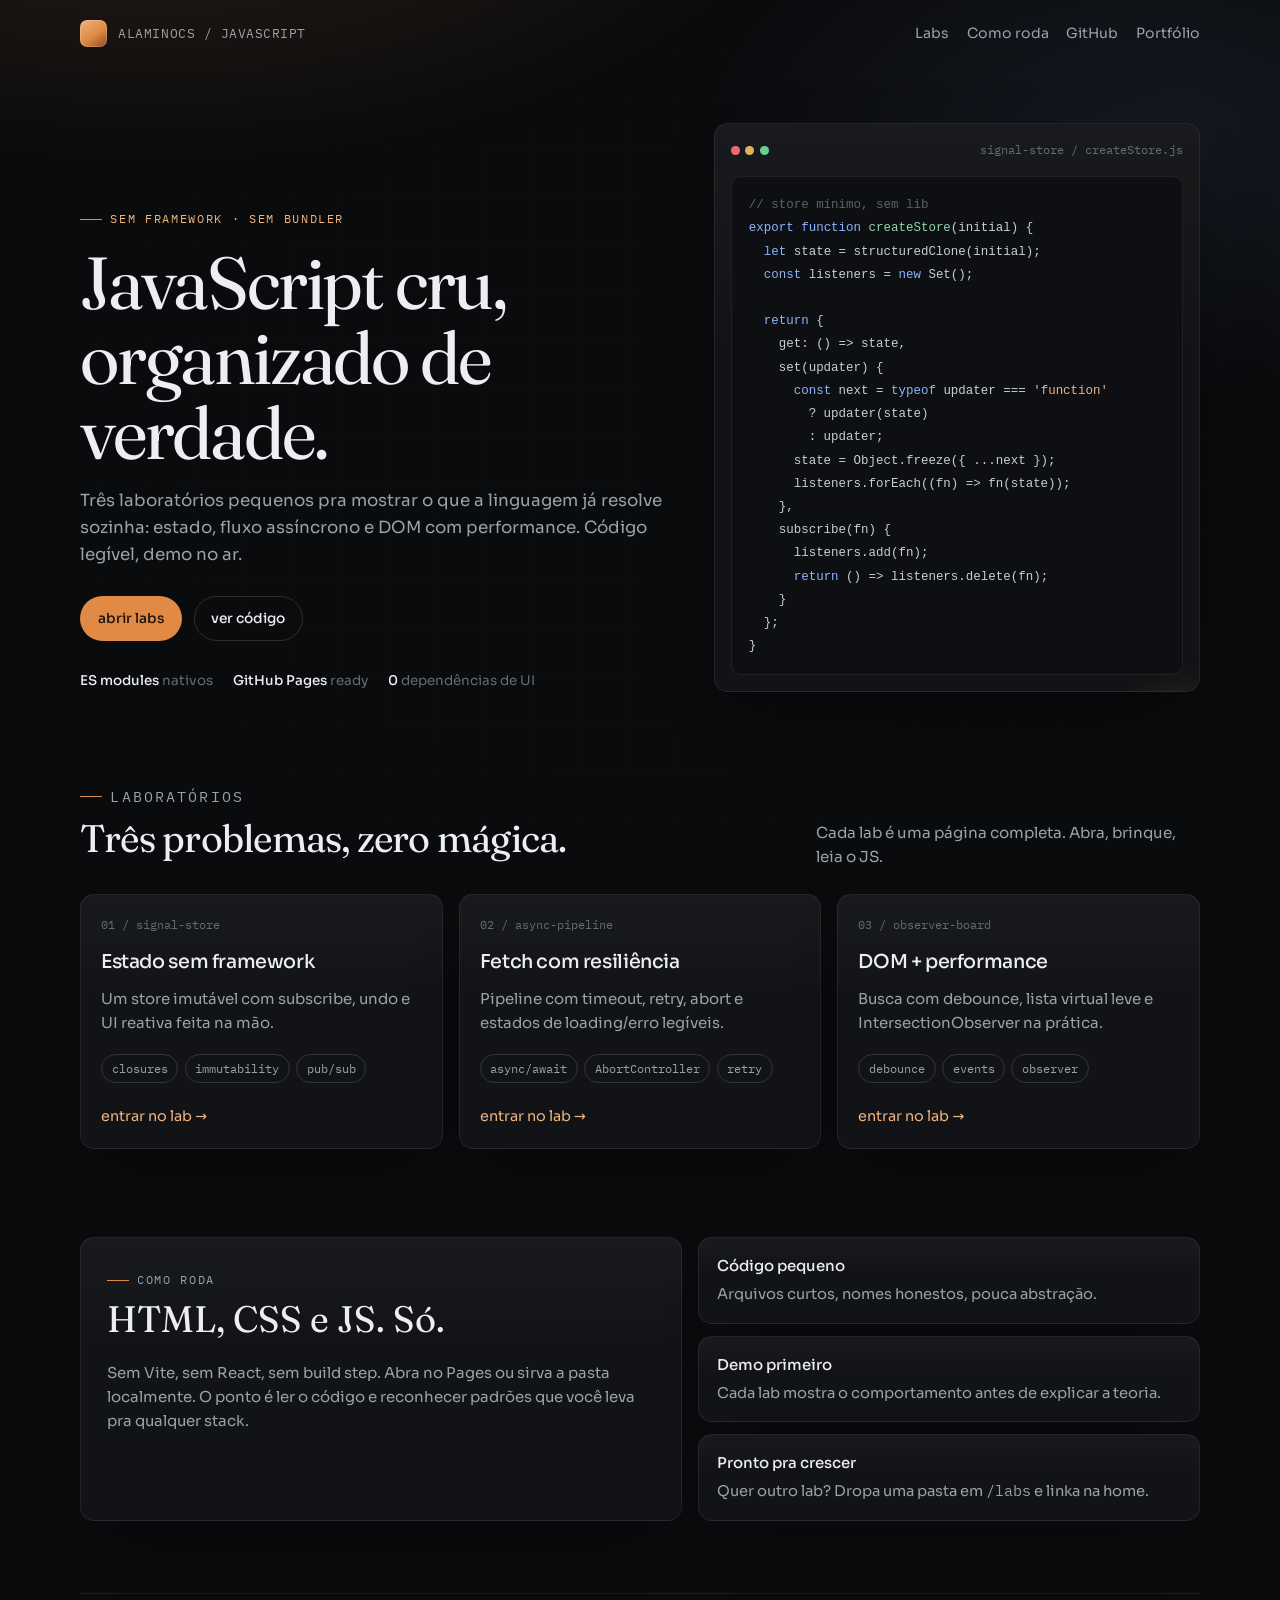
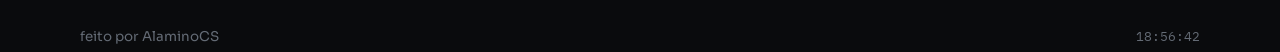
<file: index.html>
<!DOCTYPE html>
<html lang="pt-BR">
<head>
  <meta charset="UTF-8" />
  <meta name="viewport" content="width=device-width, initial-scale=1" />
  <title>Vanilla JS Labs · AlaminoCS</title>
  <meta name="description" content="Laboratórios de JavaScript vanilla: estado, async e DOM sem frameworks." />
  <link rel="stylesheet" href="./styles/base.css" />
  <link rel="stylesheet" href="./styles/home.css" />
</head>
<body>
  <div class="shell">
    <header class="topbar">
      <a class="brand" href="./">
        <span class="brand-mark" aria-hidden="true"></span>
        AlaminoCS / Javascript
      </a>
      <nav class="nav" aria-label="Principal">
        <a href="#labs">Labs</a>
        <a href="#como">Como roda</a>
        <a href="https://github.com/AlaminoCS/Javascript">GitHub</a>
        <a href="https://vanderlei.alamino.dev.br/">Portfólio</a>
      </nav>
    </header>

    <section class="hero">
      <div>
        <p class="kicker">sem framework · sem bundler</p>
        <h1 class="display">JavaScript cru,<br />organizado de verdade.</h1>
        <p class="lede">
          Três laboratórios pequenos pra mostrar o que a linguagem já resolve sozinha:
          estado, fluxo assíncrono e DOM com performance. Código legível, demo no ar.
        </p>
        <div class="hero-actions">
          <a class="btn btn-primary" href="#labs">abrir labs</a>
          <a class="btn btn-ghost" href="https://github.com/AlaminoCS/Javascript">ver código</a>
        </div>
        <div class="hero-meta">
          <span><strong>ES modules</strong> nativos</span>
          <span><strong>GitHub Pages</strong> ready</span>
          <span><strong>0</strong> dependências de UI</span>
        </div>
      </div>

      <aside class="panel preview" aria-label="Prévia de código">
        <div class="preview-top">
          <div class="dots" aria-hidden="true"><span></span><span></span><span></span></div>
          <span class="mono">signal-store / createStore.js</span>
        </div>
        <pre class="code-block"><code><span class="c">// store mínimo, sem lib</span>
<span class="k">export</span> <span class="k">function</span> <span class="f">createStore</span>(initial) {
  <span class="k">let</span> state = structuredClone(initial);
  <span class="k">const</span> listeners = <span class="k">new</span> Set();

  <span class="k">return</span> {
    get: () =&gt; state,
    set(updater) {
      <span class="k">const</span> next = <span class="k">typeof</span> updater === <span class="s">'function'</span>
        ? updater(state)
        : updater;
      state = Object.freeze({ ...next });
      listeners.forEach((fn) =&gt; fn(state));
    },
    subscribe(fn) {
      listeners.add(fn);
      <span class="k">return</span> () =&gt; listeners.delete(fn);
    }
  };
}</code></pre>
      </aside>
    </section>

    <section class="section" id="labs">
      <div class="section-head">
        <div>
          <p class="kicker">laboratórios</p>
          <h2>Três problemas, zero mágica.</h2>
        </div>
        <p>Cada lab é uma página completa. Abra, brinque, leia o JS.</p>
      </div>

      <div class="lab-grid">
        <a class="panel lab-card" href="./labs/signal-store/">
          <span class="lab-index">01 / signal-store</span>
          <h3>Estado sem framework</h3>
          <p>Um store imutável com subscribe, undo e UI reativa feita na mão.</p>
          <div class="tags">
            <span class="tag">closures</span>
            <span class="tag">immutability</span>
            <span class="tag">pub/sub</span>
          </div>
          <span class="lab-link">entrar no lab <span aria-hidden="true">→</span></span>
        </a>

        <a class="panel lab-card" href="./labs/async-pipeline/">
          <span class="lab-index">02 / async-pipeline</span>
          <h3>Fetch com resiliência</h3>
          <p>Pipeline com timeout, retry, abort e estados de loading/erro legíveis.</p>
          <div class="tags">
            <span class="tag">async/await</span>
            <span class="tag">AbortController</span>
            <span class="tag">retry</span>
          </div>
          <span class="lab-link">entrar no lab <span aria-hidden="true">→</span></span>
        </a>

        <a class="panel lab-card" href="./labs/observer-board/">
          <span class="lab-index">03 / observer-board</span>
          <h3>DOM + performance</h3>
          <p>Busca com debounce, lista virtual leve e IntersectionObserver na prática.</p>
          <div class="tags">
            <span class="tag">debounce</span>
            <span class="tag">events</span>
            <span class="tag">observer</span>
          </div>
          <span class="lab-link">entrar no lab <span aria-hidden="true">→</span></span>
        </a>
      </div>
    </section>

    <section class="section" id="como">
      <div class="principles">
        <article class="panel principle-main">
          <p class="kicker">como roda</p>
          <h2>HTML, CSS e JS. Só.</h2>
          <p>
            Sem Vite, sem React, sem build step. Abra no Pages ou sirva a pasta localmente.
            O ponto é ler o código e reconhecer padrões que você leva pra qualquer stack.
          </p>
        </article>
        <div class="principle-list">
          <article class="panel principle-item">
            <strong>Código pequeno</strong>
            <span>Arquivos curtos, nomes honestos, pouca abstração.</span>
          </article>
          <article class="panel principle-item">
            <strong>Demo primeiro</strong>
            <span>Cada lab mostra o comportamento antes de explicar a teoria.</span>
          </article>
          <article class="panel principle-item">
            <strong>Pronto pra crescer</strong>
            <span>Quer outro lab? Dropa uma pasta em <span class="mono">/labs</span> e linka na home.</span>
          </article>
        </div>
      </div>
    </section>

    <footer class="site-footer">
      <span>feito por <a href="https://github.com/AlaminoCS">AlaminoCS</a></span>
      <span class="mono" id="clock">--:--:--</span>
    </footer>
  </div>

  <script type="module" src="./scripts/home.js"></script>
</body>
</html>
</file>
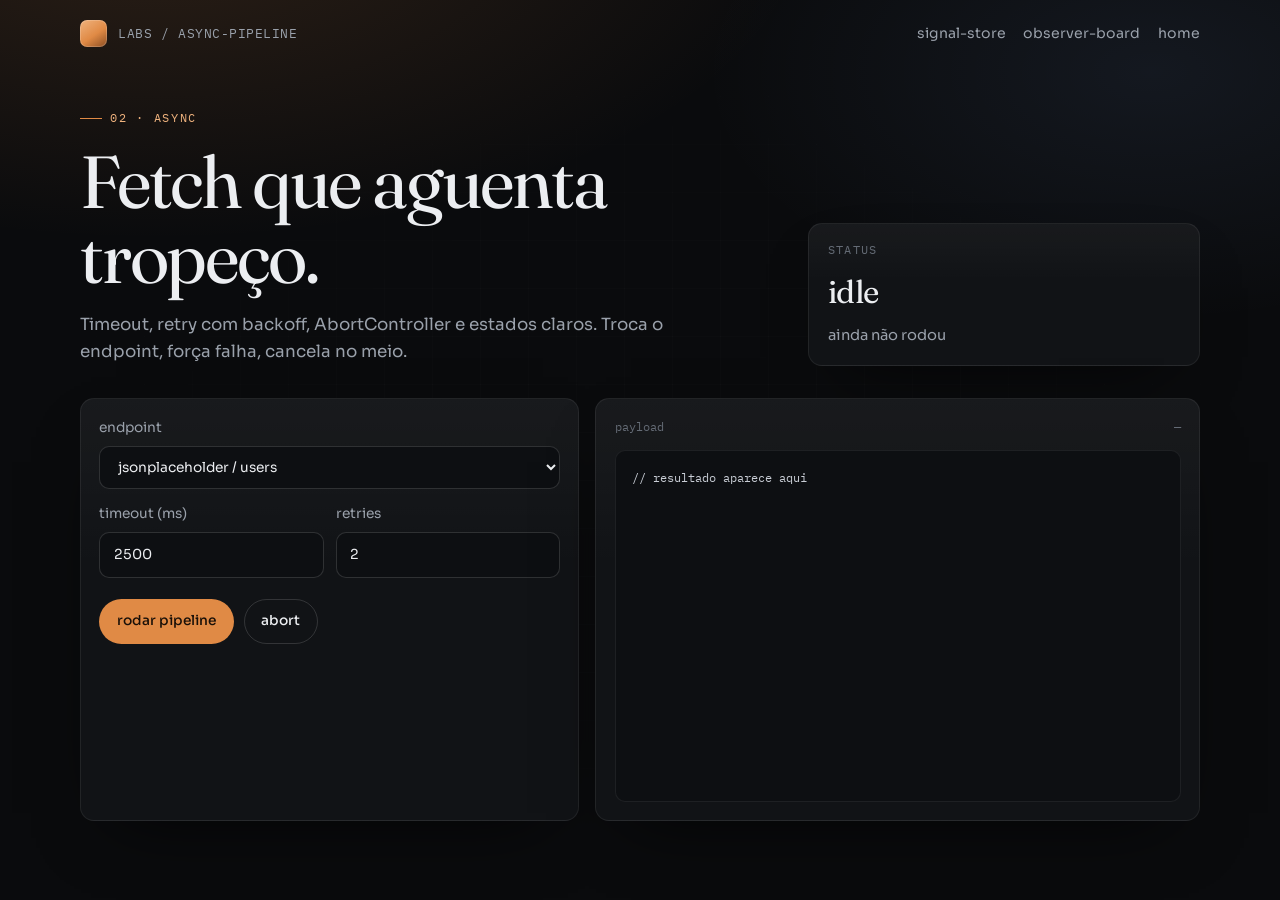
<file: labs/async-pipeline/index.html>
<!DOCTYPE html>
<html lang="pt-BR">
<head>
  <meta charset="UTF-8" />
  <meta name="viewport" content="width=device-width, initial-scale=1" />
  <title>async-pipeline · Vanilla JS Labs</title>
  <link rel="stylesheet" href="../../styles/base.css" />
  <link rel="stylesheet" href="./styles.css" />
</head>
<body>
  <div class="shell">
    <header class="topbar">
      <a class="brand" href="../../">
        <span class="brand-mark" aria-hidden="true"></span>
        labs / async-pipeline
      </a>
      <nav class="nav">
        <a href="../signal-store/">signal-store</a>
        <a href="../observer-board/">observer-board</a>
        <a href="../../">home</a>
      </nav>
    </header>

    <section class="lab-hero">
      <div>
        <p class="kicker">02 · async</p>
        <h1 class="display">Fetch que aguenta<br />tropeço.</h1>
        <p class="lede">
          Timeout, retry com backoff, AbortController e estados claros.
          Troca o endpoint, força falha, cancela no meio.
        </p>
      </div>
      <div class="panel status-card" id="statusCard" data-state="idle">
        <span class="mono label">status</span>
        <strong id="statusText">idle</strong>
        <p id="statusDetail">ainda não rodou</p>
      </div>
    </section>

    <section class="workspace">
      <form class="panel controls" id="runForm">
        <label>
          endpoint
          <select id="endpoint">
            <option value="users">jsonplaceholder / users</option>
            <option value="posts">jsonplaceholder / posts</option>
            <option value="fail">endpoint que falha</option>
            <option value="slow">endpoint lento (precisa abort/timeout)</option>
          </select>
        </label>

        <div class="row">
          <label>
            timeout (ms)
            <input id="timeoutMs" type="number" min="300" step="100" value="2500" />
          </label>
          <label>
            retries
            <input id="retries" type="number" min="0" max="4" value="2" />
          </label>
        </div>

        <div class="actions">
          <button class="btn btn-primary" type="submit" id="runBtn">rodar pipeline</button>
          <button class="btn btn-ghost" type="button" id="abortBtn">abort</button>
        </div>

        <ol id="trace" class="trace" aria-live="polite"></ol>
      </form>

      <div class="panel result">
        <div class="result-head">
          <span class="mono">payload</span>
          <span class="mono" id="meta">—</span>
        </div>
        <pre id="output" class="output">// resultado aparece aqui</pre>
      </div>
    </section>
  </div>

  <script type="module" src="./app.js"></script>
</body>
</html>
</file>
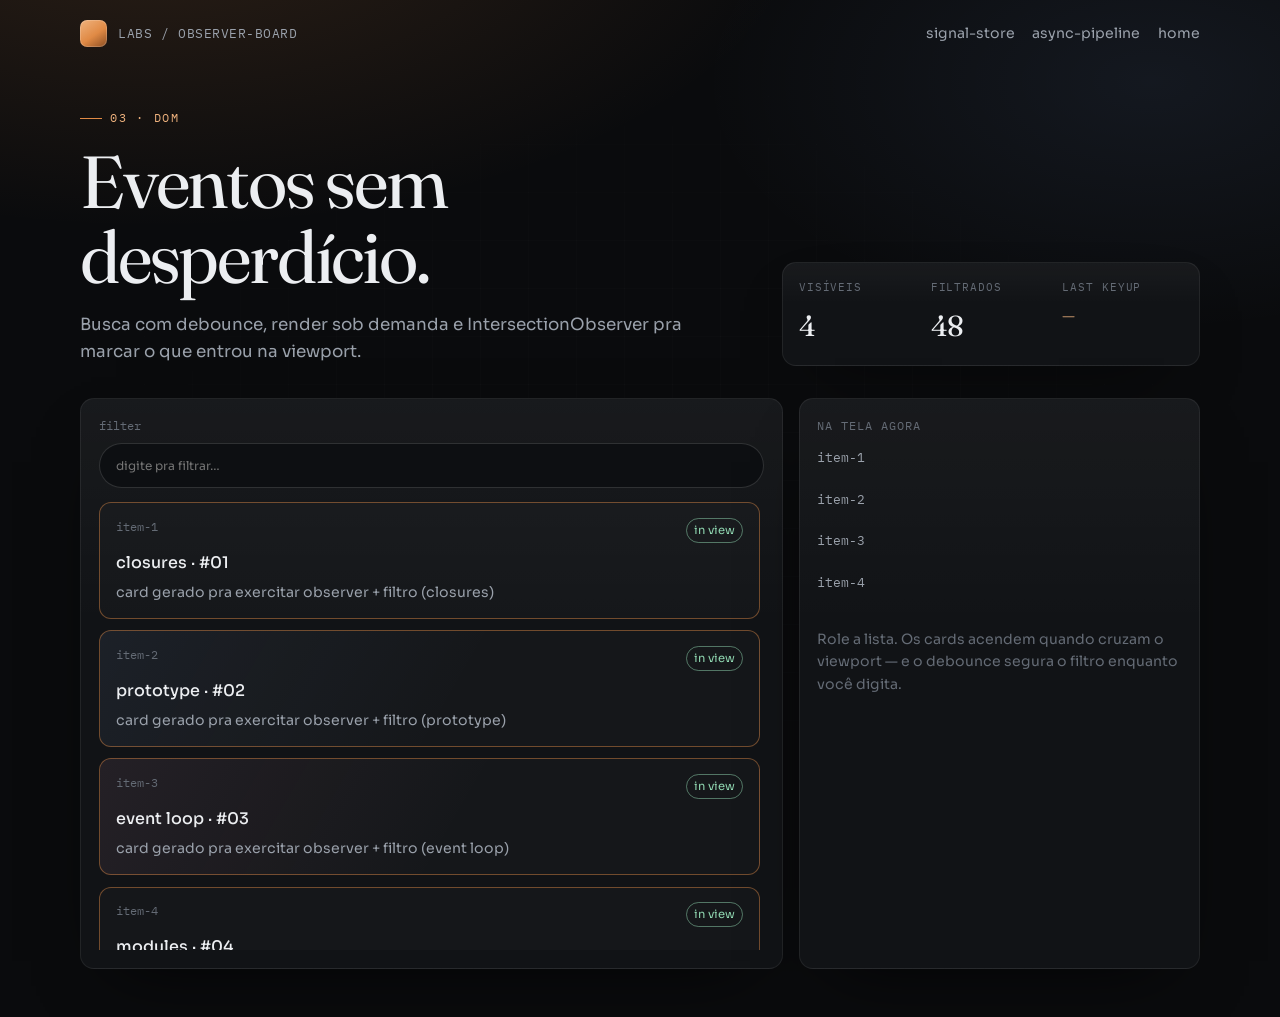
<file: labs/observer-board/index.html>
<!DOCTYPE html>
<html lang="pt-BR">
<head>
  <meta charset="UTF-8" />
  <meta name="viewport" content="width=device-width, initial-scale=1" />
  <title>observer-board · Vanilla JS Labs</title>
  <link rel="stylesheet" href="../../styles/base.css" />
  <link rel="stylesheet" href="./styles.css" />
</head>
<body>
  <div class="shell">
    <header class="topbar">
      <a class="brand" href="../../">
        <span class="brand-mark" aria-hidden="true"></span>
        labs / observer-board
      </a>
      <nav class="nav">
        <a href="../signal-store/">signal-store</a>
        <a href="../async-pipeline/">async-pipeline</a>
        <a href="../../">home</a>
      </nav>
    </header>

    <section class="lab-hero">
      <div>
        <p class="kicker">03 · dom</p>
        <h1 class="display">Eventos sem<br />desperdício.</h1>
        <p class="lede">
          Busca com debounce, render sob demanda e IntersectionObserver
          pra marcar o que entrou na viewport.
        </p>
      </div>
      <div class="panel metrics">
        <div>
          <span class="mono label">visíveis</span>
          <strong id="visibleCount">0</strong>
        </div>
        <div>
          <span class="mono label">filtrados</span>
          <strong id="filteredCount">0</strong>
        </div>
        <div>
          <span class="mono label">last keyup</span>
          <strong id="lastKey" class="mono tiny">—</strong>
        </div>
      </div>
    </section>

    <section class="workspace">
      <div class="panel board">
        <label class="search">
          <span class="mono">filter</span>
          <input id="search" type="search" placeholder="digite pra filtrar…" />
        </label>
        <div id="board" class="card-board" aria-live="polite"></div>
      </div>

      <aside class="panel side">
        <p class="mono side-title">na tela agora</p>
        <ul id="seenList" class="seen-list"></ul>
        <p class="hint">
          Role a lista. Os cards acendem quando cruzam o viewport —
          e o debounce segura o filtro enquanto você digita.
        </p>
      </aside>
    </section>
  </div>

  <script type="module" src="./app.js"></script>
</body>
</html>
</file>
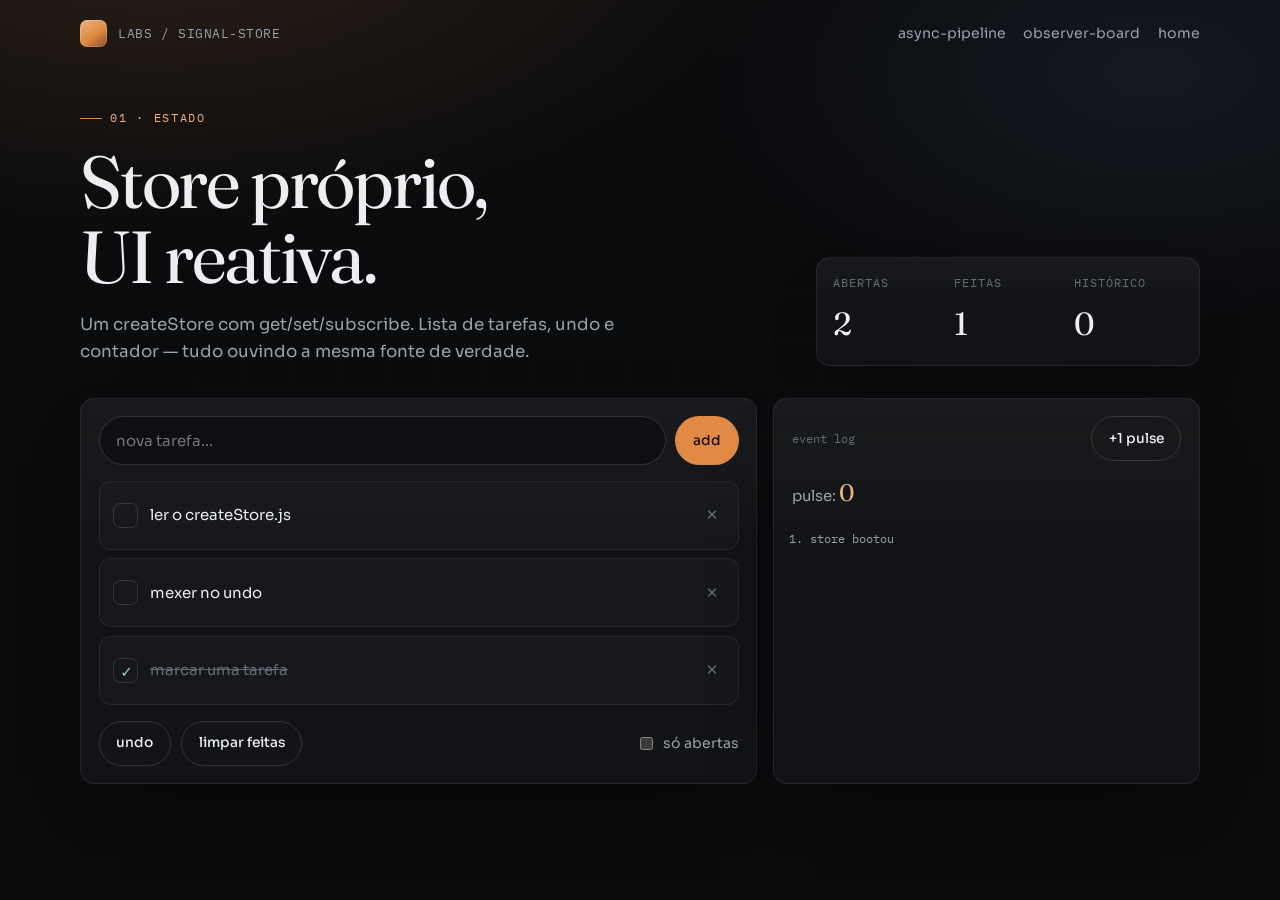
<file: labs/signal-store/index.html>
<!DOCTYPE html>
<html lang="pt-BR">
<head>
  <meta charset="UTF-8" />
  <meta name="viewport" content="width=device-width, initial-scale=1" />
  <title>signal-store · Vanilla JS Labs</title>
  <link rel="stylesheet" href="../../styles/base.css" />
  <link rel="stylesheet" href="./styles.css" />
</head>
<body>
  <div class="shell">
    <header class="topbar">
      <a class="brand" href="../../">
        <span class="brand-mark" aria-hidden="true"></span>
        labs / signal-store
      </a>
      <nav class="nav">
        <a href="../async-pipeline/">async-pipeline</a>
        <a href="../observer-board/">observer-board</a>
        <a href="../../">home</a>
      </nav>
    </header>

    <section class="lab-hero">
      <div>
        <p class="kicker">01 · estado</p>
        <h1 class="display">Store próprio,<br />UI reativa.</h1>
        <p class="lede">
          Um createStore com get/set/subscribe. Lista de tarefas, undo e contador —
          tudo ouvindo a mesma fonte de verdade.
        </p>
      </div>
      <div class="panel stats" id="stats">
        <div>
          <span class="mono label">abertas</span>
          <strong id="openCount">0</strong>
        </div>
        <div>
          <span class="mono label">feitas</span>
          <strong id="doneCount">0</strong>
        </div>
        <div>
          <span class="mono label">histórico</span>
          <strong id="historyCount">0</strong>
        </div>
      </div>
    </section>

    <section class="workspace">
      <div class="panel board">
        <form id="taskForm" class="task-form" autocomplete="off">
          <input id="taskInput" name="title" type="text" placeholder="nova tarefa…" maxlength="80" required />
          <button class="btn btn-primary" type="submit">add</button>
        </form>

        <ul id="taskList" class="task-list" aria-live="polite"></ul>

        <div class="toolbar">
          <button class="btn btn-ghost" type="button" id="undoBtn">undo</button>
          <button class="btn btn-ghost" type="button" id="clearDoneBtn">limpar feitas</button>
          <label class="filter">
            <input type="checkbox" id="onlyOpen" />
            só abertas
          </label>
        </div>
      </div>

      <aside class="panel log-panel">
        <div class="log-head">
          <span class="mono">event log</span>
          <button class="btn btn-ghost" type="button" id="pulseBtn">+1 pulse</button>
        </div>
        <p class="pulse-line">pulse: <strong id="pulseValue">0</strong></p>
        <ol id="eventLog" class="event-log"></ol>
      </aside>
    </section>
  </div>

  <script type="module" src="./app.js"></script>
</body>
</html>
</file>
<file: styles/base.css>
@import url("https://fonts.googleapis.com/css2?family=Fraunces:opsz,wght@9..144,400;9..144,600&family=IBM+Plex+Mono:wght@400;500&family=Sora:wght@400;500;600&display=swap");
@import "./tokens.css";

*,
*::before,
*::after {
  box-sizing: border-box;
}

html {
  color-scheme: dark;
  scroll-behavior: smooth;
}

body {
  margin: 0;
  min-height: 100vh;
  font-family: var(--font-body);
  font-size: 15px;
  line-height: 1.6;
  color: var(--ink);
  background:
    radial-gradient(1200px 600px at 12% -10%, rgba(224, 138, 69, 0.16), transparent 55%),
    radial-gradient(900px 500px at 90% 8%, rgba(138, 180, 255, 0.08), transparent 50%),
    var(--bg);
}

body::before {
  content: "";
  position: fixed;
  inset: 0;
  pointer-events: none;
  background-image:
    linear-gradient(rgba(255, 255, 255, 0.03) 1px, transparent 1px),
    linear-gradient(90deg, rgba(255, 255, 255, 0.03) 1px, transparent 1px);
  background-size: 48px 48px;
  mask-image: radial-gradient(ellipse at center, black 30%, transparent 78%);
  opacity: 0.45;
  z-index: 0;
}

a {
  color: inherit;
  text-decoration: none;
}

img {
  max-width: 100%;
  display: block;
}

button,
input,
textarea,
select {
  font: inherit;
}

.shell {
  position: relative;
  z-index: 1;
  width: min(100% - 2rem, var(--max));
  margin-inline: auto;
}

.topbar {
  display: flex;
  align-items: center;
  justify-content: space-between;
  gap: 1rem;
  padding: 1.25rem 0;
}

.brand {
  display: inline-flex;
  align-items: center;
  gap: 0.7rem;
  font-family: var(--font-mono);
  font-size: 0.82rem;
  letter-spacing: 0.04em;
  text-transform: uppercase;
  color: var(--ink-2);
}

.brand-mark {
  width: 1.7rem;
  height: 1.7rem;
  border-radius: 0.45rem;
  background:
    linear-gradient(145deg, var(--copper-soft), var(--copper) 55%, var(--copper-deep));
  box-shadow: inset 0 0 0 1px rgba(255, 255, 255, 0.18);
}

.nav {
  display: flex;
  flex-wrap: wrap;
  gap: 0.85rem 1.1rem;
  font-size: 0.88rem;
  color: var(--ink-2);
}

.nav a:hover {
  color: var(--ink);
}

.btn {
  display: inline-flex;
  align-items: center;
  justify-content: center;
  gap: 0.45rem;
  border: 1px solid transparent;
  border-radius: 999px;
  padding: 0.65rem 1.05rem;
  font-size: 0.86rem;
  font-weight: 500;
  cursor: pointer;
  transition: transform 180ms var(--ease), background 180ms var(--ease), border-color 180ms var(--ease);
}

.btn:hover {
  transform: translateY(-1px);
}

.btn-primary {
  background: var(--copper);
  color: #1a1008;
}

.btn-primary:hover {
  background: var(--copper-soft);
}

.btn-ghost {
  background: transparent;
  border-color: var(--line-strong);
  color: var(--ink);
}

.btn-ghost:hover {
  border-color: var(--copper);
  color: var(--copper-soft);
}

.kicker {
  display: inline-flex;
  align-items: center;
  gap: 0.5rem;
  margin: 0 0 1rem;
  font-family: var(--font-mono);
  font-size: 0.74rem;
  letter-spacing: 0.14em;
  text-transform: uppercase;
  color: var(--copper-soft);
}

.kicker::before {
  content: "";
  width: 1.4rem;
  height: 1px;
  background: var(--copper);
}

.display {
  margin: 0;
  font-family: var(--font-display);
  font-weight: 400;
  font-size: clamp(2.4rem, 6vw, 4.6rem);
  line-height: 1.02;
  letter-spacing: -0.03em;
}

.lede {
  max-width: 38rem;
  margin: 1.1rem 0 0;
  color: var(--ink-2);
  font-size: 1.05rem;
}

.panel {
  background: linear-gradient(180deg, rgba(255, 255, 255, 0.03), transparent 40%), var(--bg-raised);
  border: 1px solid var(--line);
  border-radius: var(--radius);
  box-shadow: var(--shadow);
}

.mono {
  font-family: var(--font-mono);
}

@media (prefers-reduced-motion: reduce) {
  html {
    scroll-behavior: auto;
  }

  *,
  *::before,
  *::after {
    animation: none !important;
    transition: none !important;
  }
}
</file>
<file: styles/home.css>
.hero {
  display: grid;
  grid-template-columns: 1.1fr 0.9fr;
  gap: 2.5rem;
  align-items: end;
  padding: 3.5rem 0 4.5rem;
}

.hero-actions {
  display: flex;
  flex-wrap: wrap;
  gap: 0.75rem;
  margin-top: 1.75rem;
}

.hero-meta {
  display: flex;
  flex-wrap: wrap;
  gap: 1.25rem;
  margin-top: 1.8rem;
  color: var(--ink-3);
  font-size: 0.84rem;
}

.hero-meta strong {
  color: var(--ink);
  font-weight: 500;
}

.preview {
  position: relative;
  padding: 1rem;
  overflow: hidden;
}

.preview::after {
  content: "";
  position: absolute;
  inset: auto -20% -35% auto;
  width: 14rem;
  height: 14rem;
  border-radius: 50%;
  background: radial-gradient(circle, rgba(224, 138, 69, 0.35), transparent 68%);
  filter: blur(8px);
  pointer-events: none;
}

.preview-top {
  display: flex;
  align-items: center;
  justify-content: space-between;
  gap: 1rem;
  margin-bottom: 1rem;
  color: var(--ink-3);
  font-size: 0.78rem;
}

.dots {
  display: flex;
  gap: 0.35rem;
}

.dots span {
  width: 0.55rem;
  height: 0.55rem;
  border-radius: 50%;
  background: #3a3f48;
}

.dots span:nth-child(1) { background: #ef6b6b; }
.dots span:nth-child(2) { background: #e0b35a; }
.dots span:nth-child(3) { background: #6bcf8e; }

.code-block {
  margin: 0;
  padding: 1rem 1.05rem;
  border-radius: 10px;
  background: #0d0f12;
  border: 1px solid var(--line);
  overflow: auto;
  font-family: var(--font-mono);
  font-size: 0.78rem;
  line-height: 1.7;
  color: #c9ced6;
}

.code-block .c { color: #5a616b; }
.code-block .k { color: var(--sky); }
.code-block .s { color: var(--copper-soft); }
.code-block .f { color: var(--mint); }
.code-block .n { color: var(--rose); }

.section {
  padding: 1rem 0 4.5rem;
}

.section-head {
  display: flex;
  align-items: end;
  justify-content: space-between;
  gap: 1rem;
  margin-bottom: 1.5rem;
}

.section-head h2 {
  margin: 0;
  font-family: var(--font-display);
  font-size: clamp(1.8rem, 3vw, 2.5rem);
  font-weight: 400;
  letter-spacing: -0.02em;
}

.section-head p {
  margin: 0;
  max-width: 24rem;
  color: var(--ink-2);
  font-size: 0.95rem;
}

.lab-grid {
  display: grid;
  grid-template-columns: repeat(3, 1fr);
  gap: 1rem;
}

.lab-card {
  display: flex;
  flex-direction: column;
  min-height: 100%;
  padding: 1.25rem;
  transition: border-color 200ms var(--ease), transform 200ms var(--ease);
}

.lab-card:hover {
  border-color: rgba(224, 138, 69, 0.45);
  transform: translateY(-3px);
}

.lab-index {
  font-family: var(--font-mono);
  font-size: 0.75rem;
  color: var(--ink-3);
}

.lab-card h3 {
  margin: 0.85rem 0 0.55rem;
  font-size: 1.2rem;
  font-weight: 500;
  letter-spacing: -0.02em;
}

.lab-card p {
  margin: 0;
  color: var(--ink-2);
  flex: 1;
}

.tags {
  display: flex;
  flex-wrap: wrap;
  gap: 0.4rem;
  margin: 1.2rem 0 1.35rem;
}

.tag {
  border: 1px solid var(--line-strong);
  border-radius: 999px;
  padding: 0.28rem 0.6rem;
  color: var(--ink-2);
  font-size: 0.72rem;
  font-family: var(--font-mono);
}

.lab-link {
  font-size: 0.9rem;
  color: var(--copper-soft);
}

.lab-link span {
  display: inline-block;
  transition: transform 180ms var(--ease);
}

.lab-card:hover .lab-link span {
  transform: translateX(4px);
}

.principles {
  display: grid;
  grid-template-columns: 1.2fr 1fr;
  gap: 1rem;
}

.principle-main {
  padding: 1.6rem;
}

.principle-main h2 {
  margin: 0 0 0.8rem;
  font-family: var(--font-display);
  font-size: clamp(1.7rem, 3vw, 2.3rem);
  font-weight: 400;
}

.principle-main p {
  margin: 0;
  color: var(--ink-2);
  max-width: 34rem;
}

.principle-list {
  display: grid;
  gap: 0.75rem;
}

.principle-item {
  padding: 1rem 1.1rem;
}

.principle-item strong {
  display: block;
  margin-bottom: 0.25rem;
  font-weight: 500;
}

.principle-item span {
  color: var(--ink-2);
  font-size: 0.92rem;
}

.site-footer {
  display: flex;
  flex-wrap: wrap;
  justify-content: space-between;
  gap: 0.75rem;
  padding: 2rem 0 2.8rem;
  border-top: 1px solid var(--line);
  color: var(--ink-3);
  font-size: 0.84rem;
}

.site-footer a:hover {
  color: var(--ink);
}

@media (max-width: 920px) {
  .hero,
  .lab-grid,
  .principles {
    grid-template-columns: 1fr;
  }

  .section-head {
    flex-direction: column;
    align-items: start;
  }
}
</file>
<file: labs/async-pipeline/styles.css>
.lab-hero {
  display: grid;
  grid-template-columns: 1.35fr 0.75fr;
  gap: 1.4rem;
  align-items: end;
  padding: 2.2rem 0 2rem;
}

.status-card {
  padding: 1.1rem 1.2rem;
}

.status-card .label {
  display: block;
  color: var(--ink-3);
  font-size: 0.72rem;
  letter-spacing: 0.1em;
  text-transform: uppercase;
  margin-bottom: 0.4rem;
}

.status-card strong {
  font-family: var(--font-display);
  font-size: 2rem;
  font-weight: 400;
  letter-spacing: -0.03em;
}

.status-card p {
  margin: 0.4rem 0 0;
  color: var(--ink-2);
  font-size: 0.92rem;
}

.status-card[data-state="loading"] strong { color: var(--sky); }
.status-card[data-state="success"] strong { color: var(--mint); }
.status-card[data-state="error"] strong { color: var(--danger); }
.status-card[data-state="aborted"] strong { color: var(--copper-soft); }

.workspace {
  display: grid;
  grid-template-columns: 0.95fr 1.15fr;
  gap: 1rem;
  padding-bottom: 3rem;
}

.controls,
.result {
  padding: 1.15rem;
}

.controls label {
  display: grid;
  gap: 0.4rem;
  margin-bottom: 0.9rem;
  color: var(--ink-2);
  font-size: 0.86rem;
}

.controls select,
.controls input {
  width: 100%;
  border: 1px solid var(--line-strong);
  border-radius: 10px;
  background: #0d0f12;
  color: var(--ink);
  padding: 0.7rem 0.85rem;
}

.row {
  display: grid;
  grid-template-columns: 1fr 1fr;
  gap: 0.75rem;
}

.actions {
  display: flex;
  flex-wrap: wrap;
  gap: 0.6rem;
  margin: 0.4rem 0 1rem;
}

.trace {
  margin: 0;
  padding-left: 1.1rem;
  min-height: 8rem;
  color: var(--ink-2);
  font-family: var(--font-mono);
  font-size: 0.78rem;
  line-height: 1.7;
}

.result-head {
  display: flex;
  justify-content: space-between;
  gap: 1rem;
  margin-bottom: 0.8rem;
  color: var(--ink-3);
  font-size: 0.78rem;
}

.output {
  margin: 0;
  min-height: 22rem;
  max-height: 34rem;
  overflow: auto;
  padding: 1rem;
  border-radius: 10px;
  border: 1px solid var(--line);
  background: #0d0f12;
  color: #c9ced6;
  font-family: var(--font-mono);
  font-size: 0.78rem;
  line-height: 1.65;
  white-space: pre-wrap;
}

@media (max-width: 900px) {
  .lab-hero,
  .workspace,
  .row {
    grid-template-columns: 1fr;
  }
}
</file>
<file: labs/observer-board/styles.css>
.lab-hero {
  display: grid;
  grid-template-columns: 1.3fr 0.8fr;
  gap: 1.4rem;
  align-items: end;
  padding: 2.2rem 0 2rem;
}

.metrics {
  display: grid;
  grid-template-columns: repeat(3, 1fr);
  gap: 0.7rem;
  padding: 1rem;
}

.metrics .label {
  display: block;
  color: var(--ink-3);
  font-size: 0.7rem;
  letter-spacing: 0.08em;
  text-transform: uppercase;
  margin-bottom: 0.35rem;
}

.metrics strong {
  font-family: var(--font-display);
  font-size: 1.8rem;
  font-weight: 400;
  letter-spacing: -0.03em;
}

.metrics .tiny {
  font-size: 1rem;
  color: var(--copper-soft);
}

.workspace {
  display: grid;
  grid-template-columns: 1.4fr 0.8fr;
  gap: 1rem;
  padding-bottom: 3rem;
}

.board,
.side {
  padding: 1.1rem;
}

.search {
  display: grid;
  gap: 0.45rem;
  margin-bottom: 0.9rem;
  color: var(--ink-3);
  font-size: 0.75rem;
}

.search input {
  width: 100%;
  border: 1px solid var(--line-strong);
  border-radius: 999px;
  background: #0d0f12;
  color: var(--ink);
  padding: 0.75rem 1rem;
  outline: none;
}

.search input:focus {
  border-color: var(--copper);
}

.card-board {
  display: grid;
  gap: 0.7rem;
  max-height: 28rem;
  overflow: auto;
  padding-right: 0.25rem;
}

.card {
  border: 1px solid var(--line);
  border-radius: 12px;
  padding: 0.9rem 1rem;
  background: rgba(255, 255, 255, 0.02);
  opacity: 0.55;
  transform: translateY(6px);
  transition: opacity 220ms var(--ease), transform 220ms var(--ease), border-color 220ms var(--ease);
}

.card.is-inview {
  opacity: 1;
  transform: translateY(0);
  border-color: rgba(224, 138, 69, 0.45);
}

.card header {
  display: flex;
  justify-content: space-between;
  gap: 0.75rem;
  margin-bottom: 0.45rem;
  color: var(--ink-3);
  font-size: 0.72rem;
}

.badge {
  border: 1px solid var(--line-strong);
  border-radius: 999px;
  padding: 0.15rem 0.45rem;
}

.card.is-inview .badge {
  border-color: rgba(143, 214, 176, 0.5);
  color: var(--mint);
}

.card h3 {
  margin: 0 0 0.35rem;
  font-size: 1rem;
  font-weight: 500;
}

.card p {
  margin: 0;
  color: var(--ink-2);
  font-size: 0.88rem;
}

.tone-1 {
  background: linear-gradient(120deg, rgba(138, 180, 255, 0.06), transparent 55%), rgba(255, 255, 255, 0.02);
}

.tone-2 {
  background: linear-gradient(120deg, rgba(229, 143, 184, 0.07), transparent 55%), rgba(255, 255, 255, 0.02);
}

.side-title {
  margin: 0 0 0.8rem;
  color: var(--ink-3);
  font-size: 0.75rem;
  letter-spacing: 0.08em;
  text-transform: uppercase;
}

.seen-list {
  list-style: none;
  margin: 0;
  padding: 0;
  display: grid;
  gap: 0.35rem;
  min-height: 10rem;
  font-family: var(--font-mono);
  font-size: 0.8rem;
  color: var(--ink-2);
}

.seen-list .empty {
  color: var(--ink-3);
}

.hint {
  margin: 1.2rem 0 0;
  color: var(--ink-3);
  font-size: 0.88rem;
}

@media (max-width: 900px) {
  .lab-hero,
  .workspace,
  .metrics {
    grid-template-columns: 1fr;
  }
}
</file>
<file: labs/signal-store/styles.css>
.lab-hero {
  display: grid;
  grid-template-columns: 1.3fr 0.7fr;
  gap: 1.5rem;
  align-items: end;
  padding: 2.2rem 0 2rem;
}

.stats {
  display: grid;
  grid-template-columns: repeat(3, 1fr);
  gap: 0.75rem;
  padding: 1rem;
}

.stats .label {
  display: block;
  color: var(--ink-3);
  font-size: 0.72rem;
  letter-spacing: 0.08em;
  text-transform: uppercase;
  margin-bottom: 0.35rem;
}

.stats strong {
  font-family: var(--font-display);
  font-size: 2rem;
  font-weight: 400;
  letter-spacing: -0.03em;
}

.workspace {
  display: grid;
  grid-template-columns: 1.35fr 0.85fr;
  gap: 1rem;
  padding-bottom: 3rem;
}

.board,
.log-panel {
  padding: 1.1rem;
}

.task-form {
  display: grid;
  grid-template-columns: 1fr auto;
  gap: 0.6rem;
  margin-bottom: 1rem;
}

.task-form input {
  width: 100%;
  border: 1px solid var(--line-strong);
  border-radius: 999px;
  background: #0d0f12;
  color: var(--ink);
  padding: 0.7rem 1rem;
  outline: none;
}

.task-form input:focus {
  border-color: var(--copper);
}

.task-list {
  list-style: none;
  margin: 0;
  padding: 0;
  display: grid;
  gap: 0.55rem;
  min-height: 14rem;
}

.task {
  display: grid;
  grid-template-columns: auto 1fr auto;
  align-items: center;
  gap: 0.75rem;
  padding: 0.75rem 0.85rem;
  border: 1px solid var(--line);
  border-radius: 12px;
  background: rgba(255, 255, 255, 0.02);
}

.task.is-done span {
  color: var(--ink-3);
  text-decoration: line-through;
}

.check {
  width: 1.55rem;
  height: 1.55rem;
  border-radius: 0.45rem;
  border: 1px solid var(--line-strong);
  background: transparent;
  color: var(--mint);
  cursor: pointer;
}

.ghost-x {
  border: 0;
  background: transparent;
  color: var(--ink-3);
  cursor: pointer;
}

.ghost-x:hover {
  color: var(--danger);
}

.toolbar {
  display: flex;
  flex-wrap: wrap;
  gap: 0.6rem;
  align-items: center;
  margin-top: 1rem;
}

.filter {
  display: inline-flex;
  align-items: center;
  gap: 0.4rem;
  color: var(--ink-2);
  font-size: 0.88rem;
  margin-left: auto;
}

.log-head {
  display: flex;
  justify-content: space-between;
  align-items: center;
  gap: 0.75rem;
  margin-bottom: 0.8rem;
  color: var(--ink-3);
  font-size: 0.78rem;
}

.pulse-line {
  margin: 0 0 1rem;
  color: var(--ink-2);
}

.pulse-line strong {
  color: var(--copper-soft);
  font-family: var(--font-display);
  font-size: 1.5rem;
  font-weight: 400;
}

.event-log {
  margin: 0;
  padding-left: 1.1rem;
  color: var(--ink-2);
  font-family: var(--font-mono);
  font-size: 0.78rem;
  line-height: 1.7;
}

@media (max-width: 900px) {
  .lab-hero,
  .workspace,
  .stats {
    grid-template-columns: 1fr;
  }

  .filter {
    margin-left: 0;
  }
}
</file>
